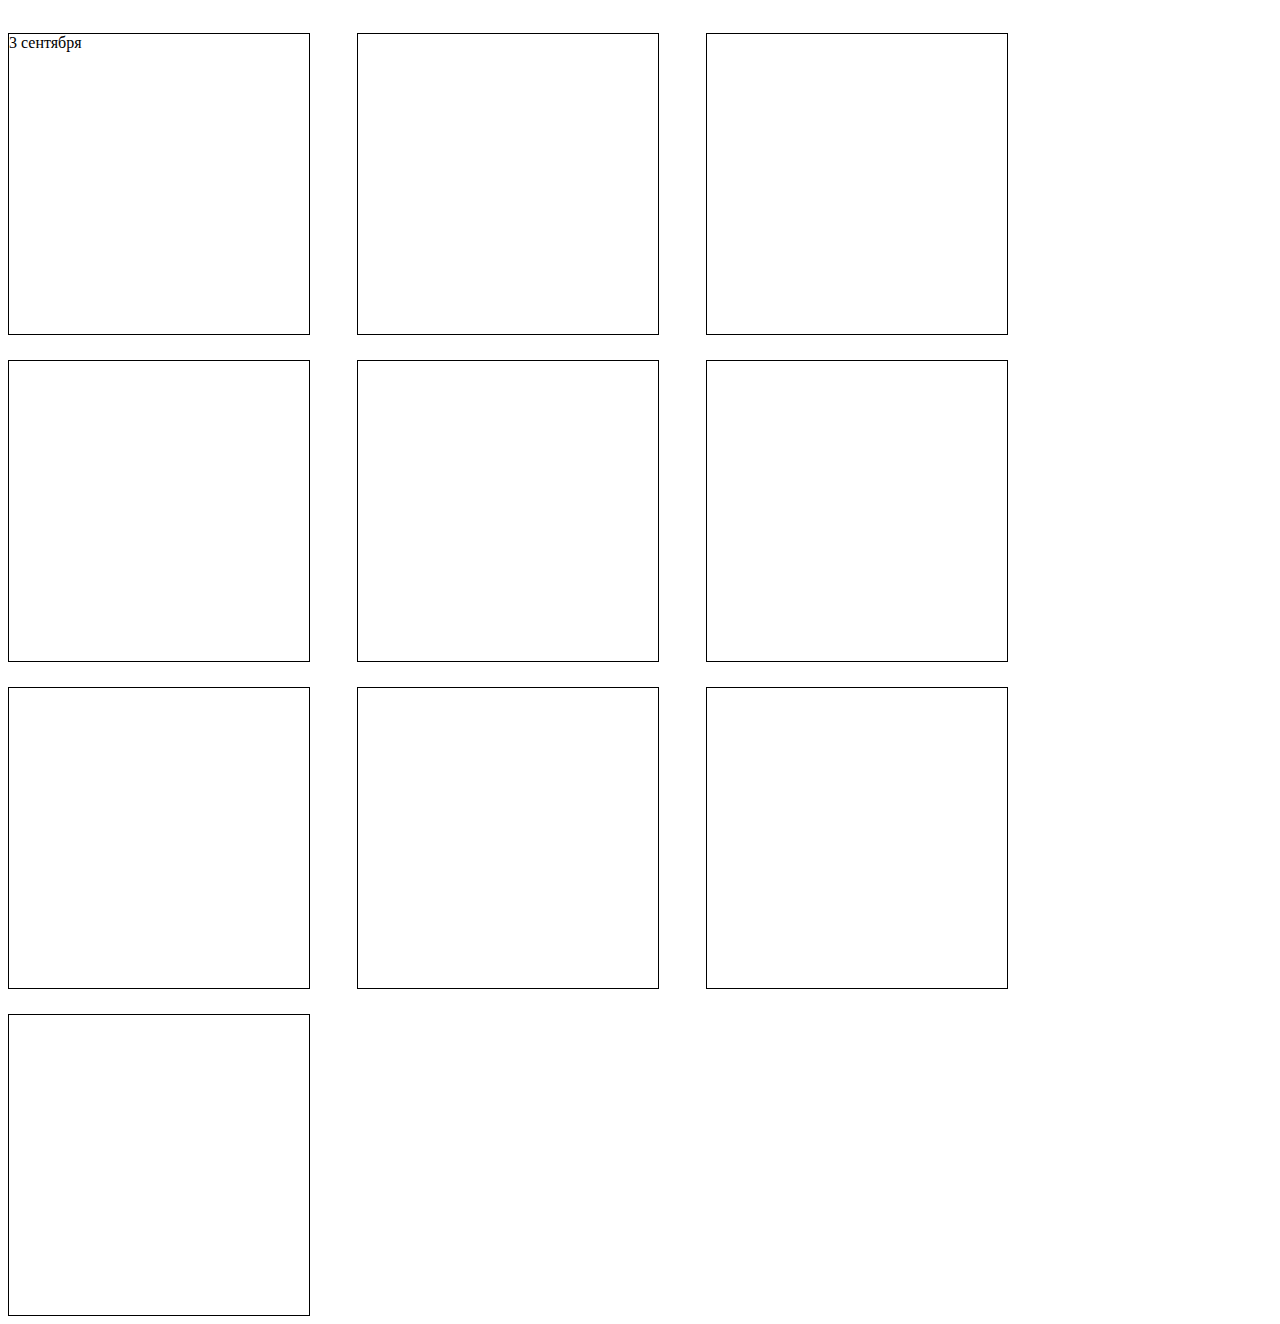
<file: 2 DragDrop/index.html>
<!DOCTYPE html>
<html lang="ru">
  <head>
    <meta charset="UTF-8" />
    <meta name="viewport" content="width=device-width, initial-scale=1.0" />
    <link rel="stylesheet" href="styles.css" />
    <title>Drag & Drop | Проект 2</title>
  </head>
  <body>
    <div>
      <div class="row">
        <div class="placeholder">
          <div class="item" draggable="true">3 сентября</div>
        </div>
        <div class="placeholder"></div>
        <div class="placeholder"></div>
        <div class="placeholder"></div>
        <div class="placeholder"></div>
        <div class="placeholder"></div>
        <div class="placeholder"></div>
        <div class="placeholder"></div>
        <div class="placeholder"></div>
        <div class="placeholder"></div>
      </div>
    </div>
    <script src="app.js"></script>
  </body>
</html>
</file>
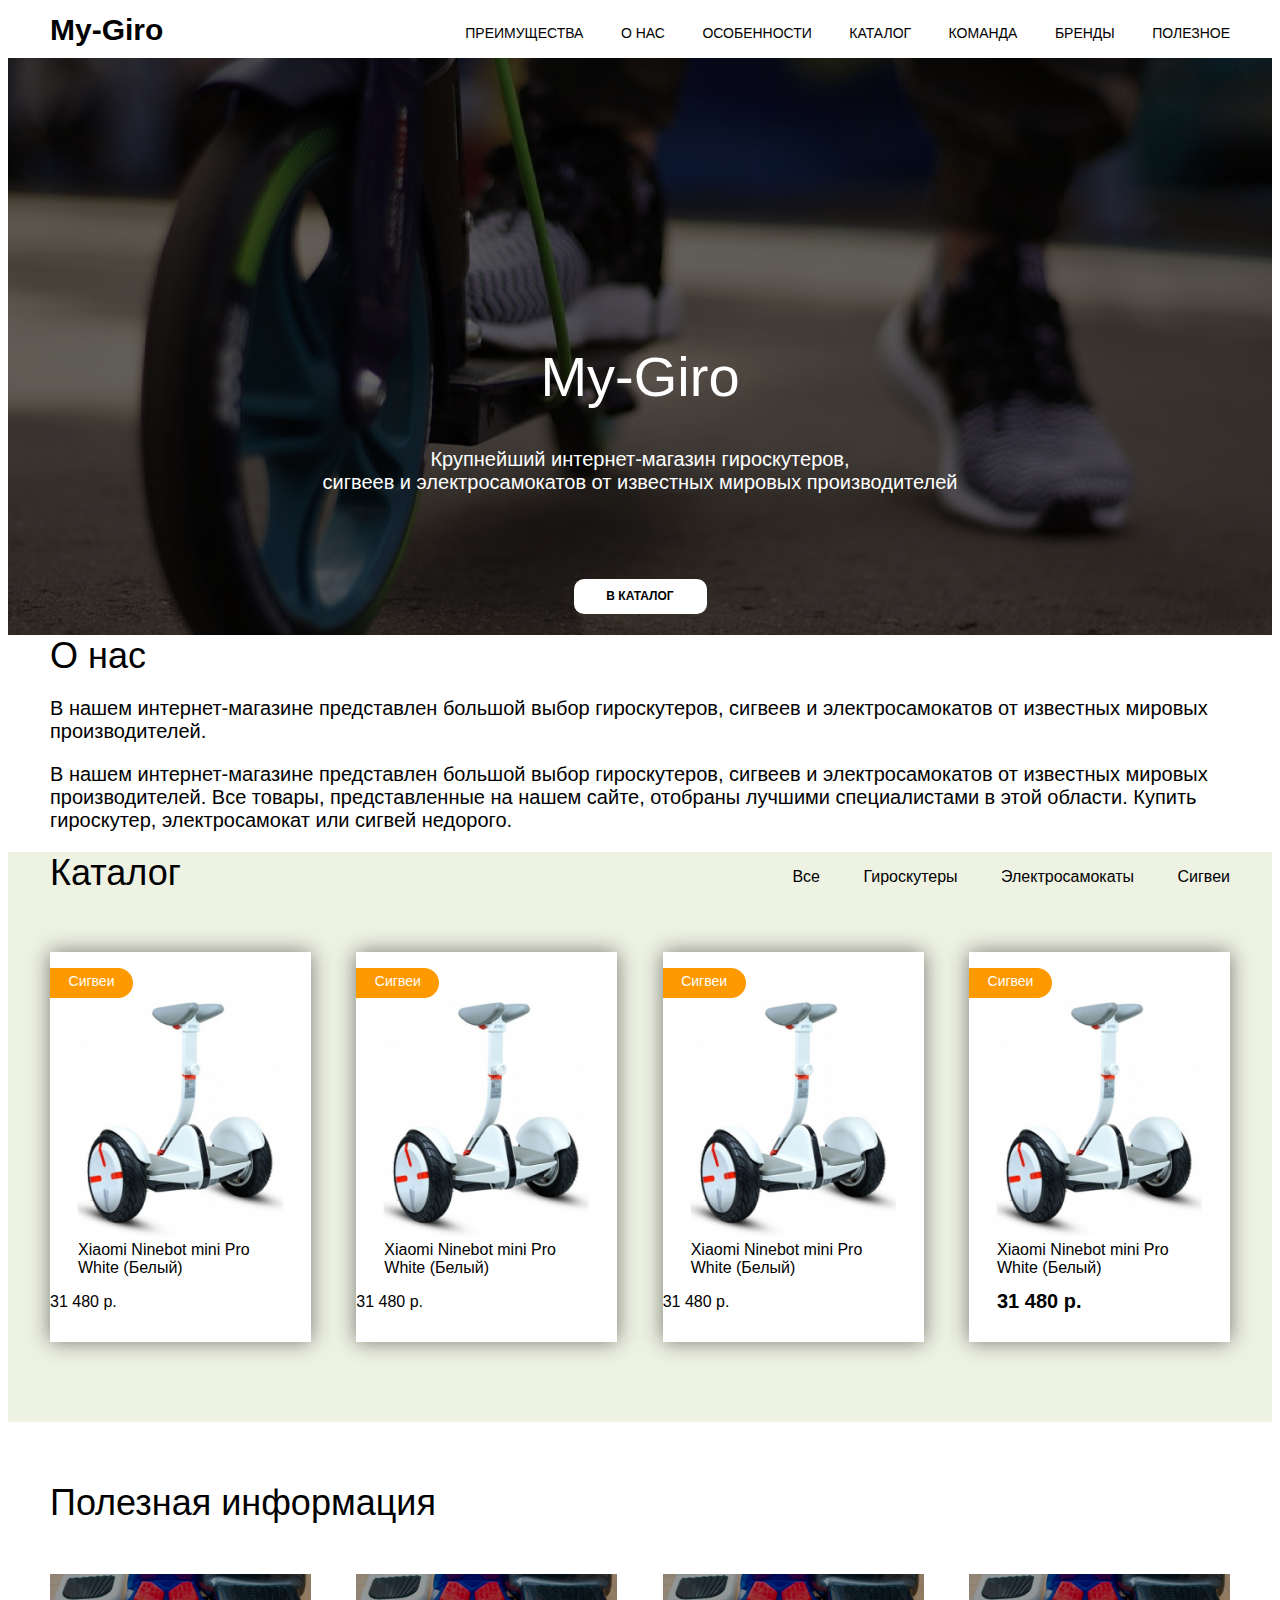
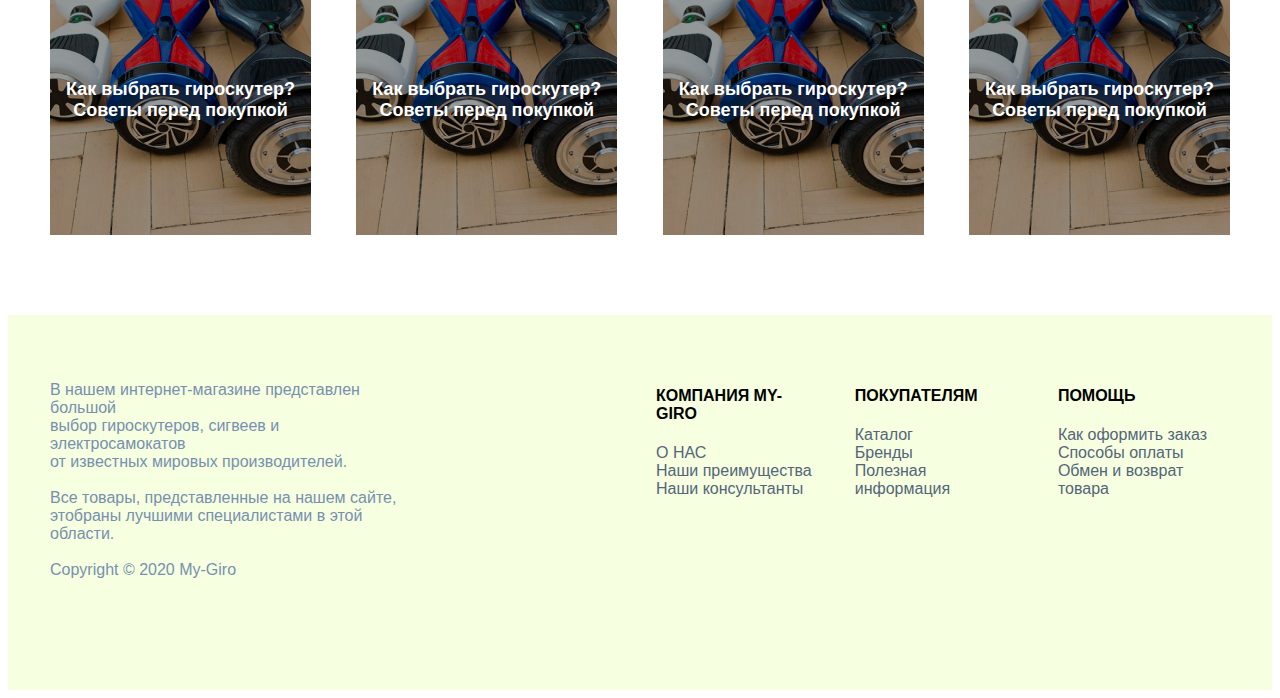
<file: Гиро/my-giro-main/index.html>
<!DOCTYPE html>
<html lang="en">
<head>
    <meta charset="UTF-8">
    <meta name="viewport" content="width=device-width, initial-scale=1.0">
    <title>Document</title>
    <link rel="stylesheet" href="style.css">
</head>
<body>
    <header>
        <h3>My-Giro</h3>
        <nav class="main_menu">
            <ul>
                <li><a href="">ПРЕИМУЩЕСТВА</a></li>
                <li><a href="">О НАС</a></li>
                <li><a href="">ОСОБЕННОСТИ</a></li>
                <li><a href="">КАТАЛОГ</a></li>
                <li><a href="">КОМАНДА</a></li>
                <li><a href="">БРЕНДЫ</a></li>
                <li><a href="">ПОЛЕЗНОЕ</a></li>
            </ul>
        </nav>
    </header>
        <div class="banner">
            <img src="img/scooter-3620869_960_720 1.png" alt="">
            <div class="banner_name">
                <h1>My-Giro</h1>
                <p>
                    Крупнейший интернет-магазин гироскутеров, <br>сигвеев и электросамокатов от известных мировых производителей
                </p>
                <button>В КАТАЛОГ</button>
            </div>
        </div>
        <section class="main">

            <div class="about">
                <h2>О нас</h2>
                <p>
                    В нашем интернет-магазине представлен большой выбор гироскутеров, сигвеев и электросамокатов от известных мировых производителей.
                </p>
                <p>
                    В нашем интернет-магазине представлен большой выбор гироскутеров, сигвеев и электросамокатов от известных мировых производителей.
                    Все товары, представленные на нашем сайте, отобраны лучшими специалистами в этой области. Купить гироскутер, электросамокат или сигвей недорого.
                </p>
            </div>
        </section>
<div class="background">
        <section class="main">
            <div class="catalog">
                <h2>Каталог</h2>
                <ul>
                    <li><a href="">Все</a></li>
                    <li><a href="">Гироскутеры</a></li>
                    <li><a href="">Электросамокаты</a></li>
                    <li><a href="">Сигвеи</a></li>
                </ul>
            </div>
        </section>
    <section class="products">
            <div class="tovar">
                <div class="sigvei">
                    <div class="pustoe_mesto"></div>
                    <div class="vid"><p>Сигвеи</p></div>
                    <img src="img/2 1.png" alt="">
                    <p class="name">Xiaomi Ninebot mini Pro <br> White (Белый)</p>
                    <p class="prise">31 480 р.</p>
                </div>
            </div>

            <div class="tovar">
                <div class="sigvei">
                    <div class="pustoe_mesto"></div>
                    <div class="vid"><p>Сигвеи</p></div>
                    <img src="img/2 1.png" alt="">
                    <p class="name">Xiaomi Ninebot mini Pro <br> White (Белый)</p>
                    <p class="prise">31 480 р.</p>
                </div>
            </div>

            <div class="tovar">
                <div class="sigvei">
                    <div class="pustoe_mesto"></div>
                    <div class="vid"><p>Сигвеи</p></div>
                    <img src="img/2 1.png" alt="">
                    <p class="name">Xiaomi Ninebot mini Pro <br> White (Белый)</p>
                    <p class="prise">31 480 р.</p>
                </div>
            </div>

            <div class="tovar">
                <div class="sigvei">
                    <div class="pustoe_mesto"></div>
                    <div class="vid"><p>Сигвеи</p></div>
                    <img src="img/2 1.png" alt="">
                    <p class="name">Xiaomi Ninebot mini Pro <br> White (Белый)</p>
                    <p class="cena">31 480 р.</p>
                </div>
            </div>
    </section>
</div>
        <section class="main">
            <div class="inf">
                <h2>Полезная информация</h2>
                <section class="products">
                    <div class="kv">
                        <img src="img/1 921.png" alt="">
                        <p>Как выбрать гироскутер? Советы перед покупкой</p>
                    </div>
                    <div class="kv">
                        <img src="img/1 921.png" alt="">
                        <p>Как выбрать гироскутер? Советы перед покупкой</p>
                    </div>
                    <div class="kv">
                        <img src="img/1 921.png" alt="">
                        <p>Как выбрать гироскутер? Советы перед покупкой</p>
                    </div>
                    <div class="kv">
                        <img src="img/1 921.png" alt="">
                        <p>Как выбрать гироскутер? Советы перед покупкой</p>
                    </div>
                </section>
            </div>
        </section>
            

         <footer>
            <section class="main">
                <p>
                    В нашем интернет-магазине представлен большой <br>
                    выбор гироскутеров, сигвеев и электросамокатов <br>
                    от известных мировых производителей. <br> <br> 
                    Все товары, представленные на нашем сайте,<br>
                    этобраны лучшими специалистами в этой области. <br> <br>
                    Copyright © 2020 My-Giro
                </p>
                <section class="bl">
                    <div>
                        <h4>КОМПАНИЯ MY-GIRO</h4>
                        <nav>
                            <ul>
                                <li>О НАС</li>
                                <li>Наши преимущества</li>
                                <li>Наши консультанты</li>
                            </ul>
                        </nav>
                    </div>
                    <div>
                        <h4>ПОКУПАТЕЛЯМ</h4>
                        <nav>  
                            <ul>
                                <li>Каталог</li>
                                <li>Бренды</li>
                                <li>Полезная информация</li>
                            </ul>
                        </nav>
                    </div>
                    <div>
                        <h4>ПОМОЩЬ</h4>
                        <nav>
                            <ul> 
                                <li>Как оформить заказ</li>
                                <li>Способы оплаты</li>
                                <li>Обмен и возврат товара</li>
                            </ul>
                        </nav>
                    </div>   
                </section>
                    
            </section>
            
        </footer>
    
</body>
</html>

</body>
</html>
</file>
<file: 2 DragDrop/styles.css>
@import url("https://fonts.googleapis.com/css?family=Roboto&display=swap");


.placeholder{
  border: 1px solid black;
}

.row {
  width: 1000px;
  display: flex;
  flex-wrap: wrap;
  justify-content: space-between;

}

.placeholder {
  width: 300px;
  height: 300px;
  margin-top: 25px;
}

.start {
  background: linear-gradient(90deg, #ff85e4 0%, #229efd 179.25%);
}

.progress {
  background: linear-gradient(90deg, #209cff 0%, #68e0cf 100%);
}

.done {
  background: linear-gradient(90deg, #84fab0 0%, #8fd3f4 100%);
}

.hold {
  border: 5px solid #eee;
}

.hide {
  display: none;
}

.hovered {
  border-top: 2px solid #8ed7ed;
}
</file>
<file: Гиро/my-giro-main/style.css>
*{
    font-family: 'Segoe UI', Tahoma, Geneva, Verdana, sans-serif;
}

header{
    margin: 0 auto;
    display: flex;
    justify-content: space-between;
    width: 1180px;
}

h3{
    margin: 0;
    margin-top: 5px;
    font-size: 30px;
    font-style: normal;
    font-weight: 700;
}

.main_menu ul li{
    list-style-type: none;
    margin-left: 33px;
    display: inline;
}

a{
    text-decoration: none;
    color: black;
    font-size: 14px;
    font-style: normal;
    font-weight: 400;
}

.banner{
    background-color: black;
    display: flex;
    justify-content: center;
}

.banner img{
    opacity: 40%;
    width: 100%;
    margin: 0;
    padding: 0;
}

.banner_name{
    position: absolute;
    color: #fff;
    text-align: center;
    top: 306px;
}

.banner_name h1{
    font-size: 56px;
    font-style: normal;
    font-weight: 300;
}



.banner_name button{
    width: 133px;
    height: 35px;
    border-radius: 10px;
    background: #FFF;
    color: black;
    font-size: 12px;
    font-style: normal;
    font-weight: 700;
    border: 0;
    margin-top: 65px;
    cursor: pointer;
}

.banner_name p{
    margin-top: 39px;
    font-size: 20px;
    font-style: normal;
    font-weight: 300;
}

.main{
    width: 1180px;
    margin: 0 auto;
}

.abouе{
    margin-top: 60px;
    margin-bottom: 50px;
}

h2{
    margin: 0;
    font-size: 36px;
    font-style: normal;
    font-weight: 300;
}

.about p{
    font-size: 20px;
    font-style: normal;
    font-weight: 300;
}

.about p:nth-child(1){
    margin: 0;
    margin-top: 50px;
}

.about p:nth-child(2){
    margin: 0;
    margin-top: 20px;
}

.background{
    background-color: #EEF2E3;
}

.catalog{
    display: flex;
    justify-content: space-between;
}

.catalog ul li{
    list-style-type: none;
    margin-left: 39px;
    display: inline;
}

.catalog ul li a{
    text-decoration: none;
    font-size: 16px;
    font-style: normal;
    font-weight: 300;
}

 .catalog ul li a:hover{
    color: #FFF;
    transition-duration: 0.1s;
    transform: scale(1.5);
}

.catalog ul li:hover{
    transform: scale(1.5);
    background-color: #F90;
    transition-duration: 0.1s;
    border-radius: 15px;
}

.products{
    margin: 0 auto;
    width: 1180px;
    display: flex;
    justify-content: space-between;
    padding-bottom: 80px;
}

.tovar{
    width: 261px;
    height: 390px;
    box-shadow: 0px 0px 20px 0px rgba(0, 0, 0, 0.50);
    margin-top: 50px;
    background-color: #FFF;
}

.pustoe_mesto{
    height: 16px;
}

.vid{
    width: 83px;
    height: 30px;
    background-image: url('img/Rectangle 6.png');
}

.vid p{
    margin: 0;
    padding: 0;
    color: #FFF;
    text-align: center;
    font-size: 14px;
    font-style: normal;
    font-weight: 300;
    padding-top: 5px;
}

.sigvei img{
    position: relative;
    margin: 0px 11px;
}

.name{
    margin: 0;
    font-size: 16px;
    font-style: normal;
    font-weight: 300;
    padding-left: 28px;
}

.cena{
    margin: 0;
    padding-top: 13px;
    font-size: 20px;
    font-style: normal;
    font-weight: 700;
    padding-left: 28px;
}

.inf{
    margin-top: 60px;
}

.inf h2{
    margin-bottom: 50px;
}

.kv{
    background-color: rgb(0, 0, 0);
    width: 261px;
    height: 261px;
}

.kv img{
    opacity: 60%;
}

.kv p{
    position: relative;
    color: #ffffff;
    text-align: center;
    font-size: 18px;
    font-style: normal;
    font-weight: 700;
    margin-top: -160px;
}


footer h4{
    color: rgb(0, 0, 0);
}

footer section{
    display: flex;
}

footer{
    width: 100%;
    background-color: #f6ffdf;
    height: 325px;
    padding-top: 50px;
    display: flex;
    justify-content: space-between;
    color: #7890af;
}

.bl{
    margin-left: 200px;
}

footer ul{
    text-decoration: none;
    margin: 0;
    padding: 0;
}

footer li{
    color: #54657a;
    list-style-type: none;
    display: block;
}

footer div{
    margin-left: 40px;
}
</file>
